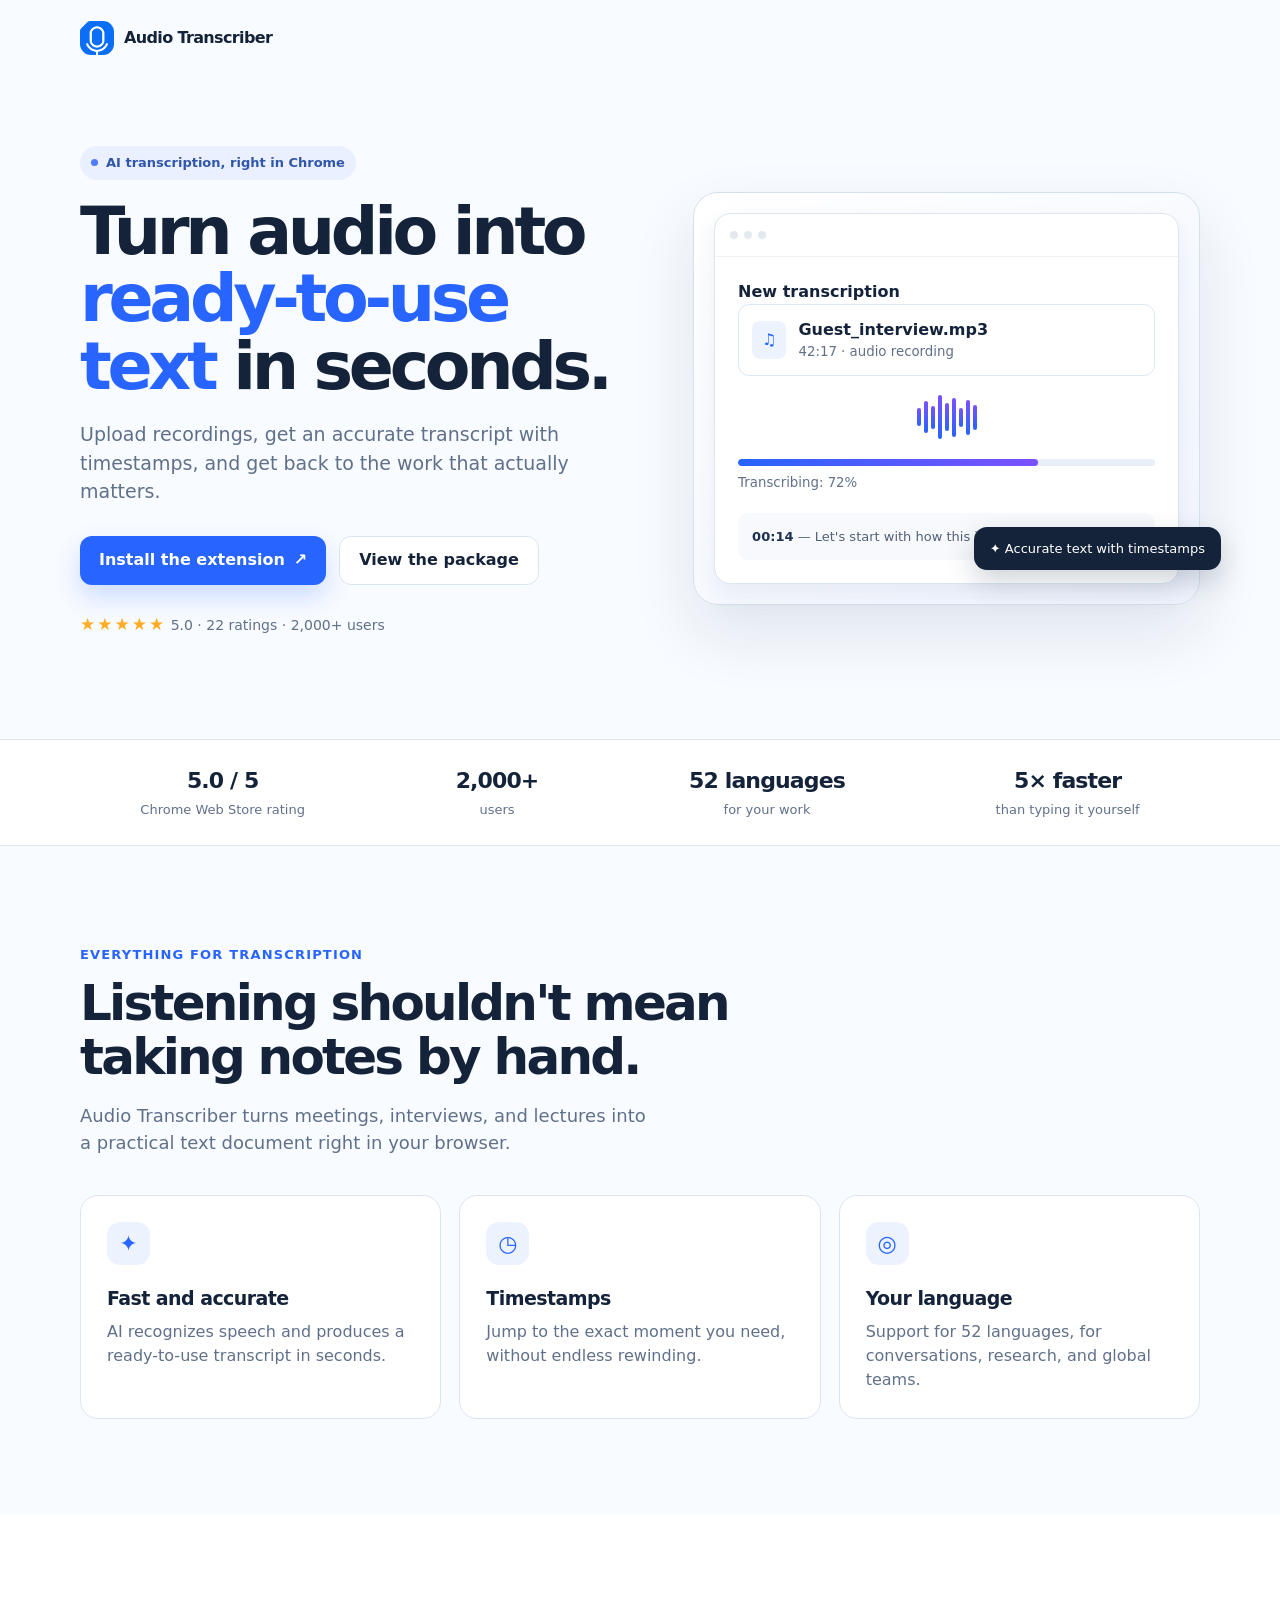
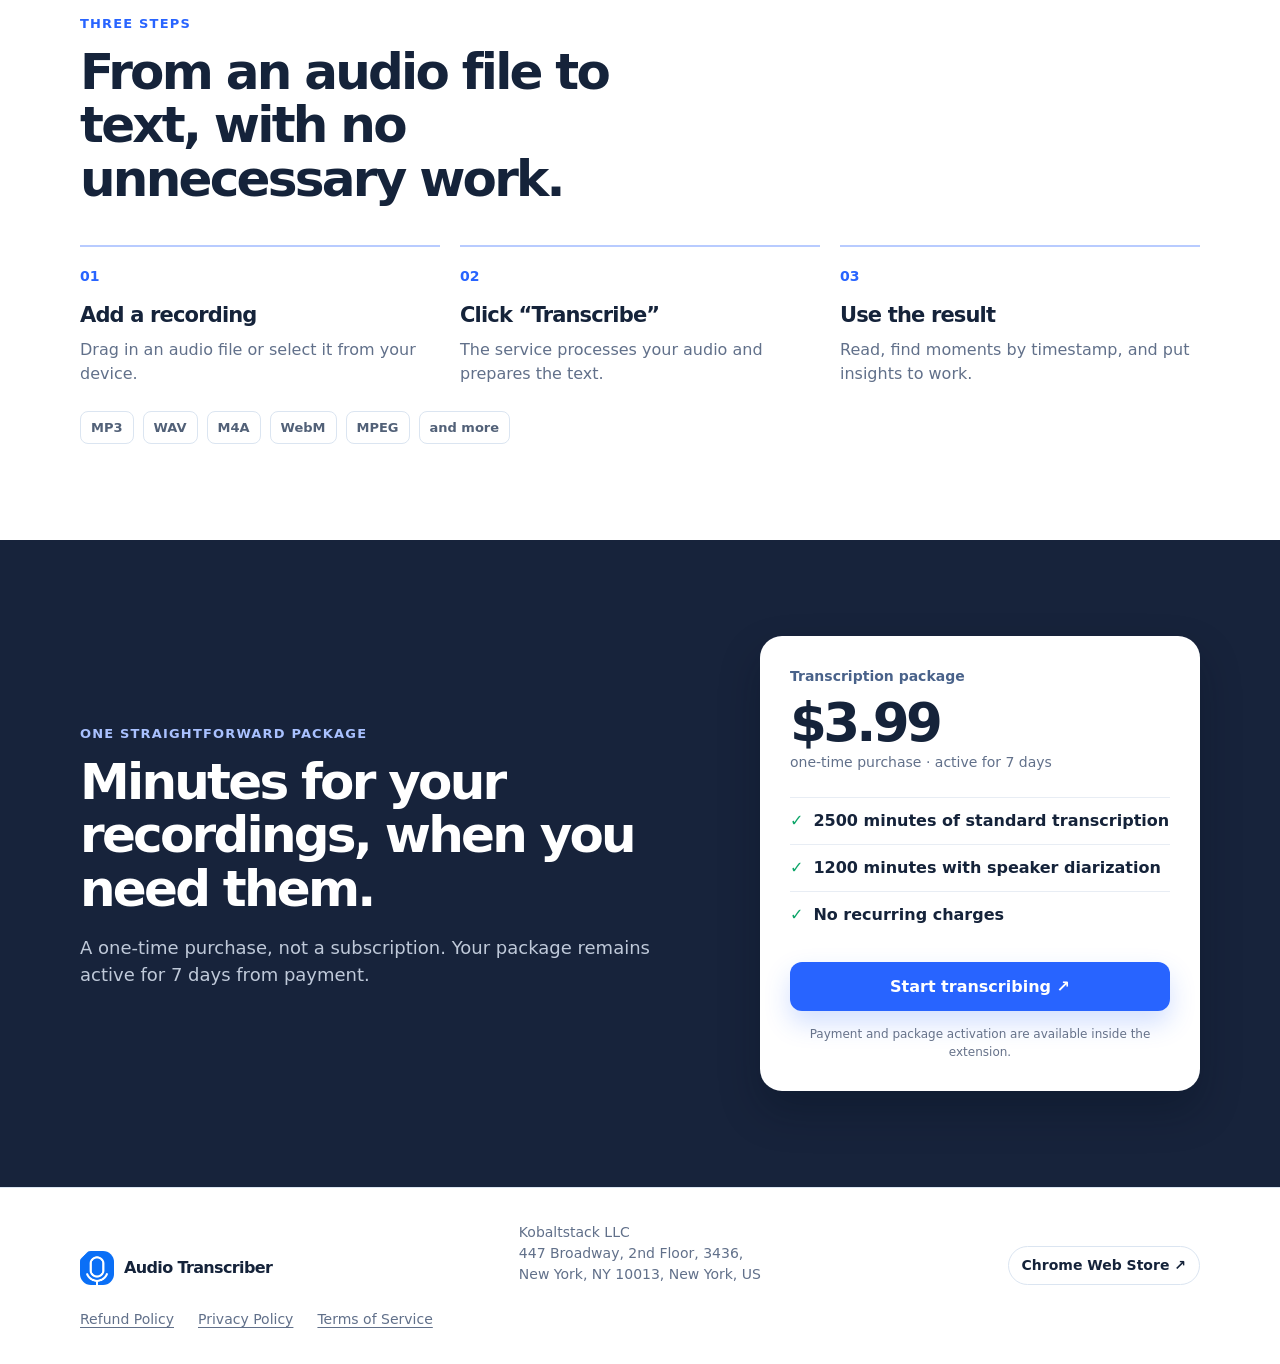
<file: index.html>
<!doctype html>
<html lang="en">
<head>
  <meta charset="utf-8">
  <meta name="viewport" content="width=device-width, initial-scale=1">
  <meta name="description" content="Audio Transcriber — a Chrome extension that turns audio into text with AI.">
  <title>Audio Transcriber — audio to text in seconds</title>
  <style>
:root { --ink:#15233a; --muted:#61708a; --paper:#f8fbff; --line:#dbe5f1; --blue:#2864ff; --violet:#7b51ff; } *{box-sizing:border-box}html{scroll-behavior:smooth}body{margin:0;color:var(--ink);background:var(--paper);font:16px/1.5 Inter,ui-sans-serif,system-ui,-apple-system,BlinkMacSystemFont,"Segoe UI",sans-serif}a{color:inherit;text-decoration:none}.wrap{width:min(1120px,calc(100% - 40px));margin:auto}.nav{height:76px;display:flex;align-items:center;justify-content:space-between}.brand{display:flex;align-items:center;gap:10px;font-weight:800;letter-spacing:-.04em}.mark{width:34px;height:34px;display:block;overflow:hidden;border-radius:11px}.mark img{display:block;width:100%;height:100%}.lang{border:1px solid var(--line);border-radius:999px;padding:8px 13px;font-size:14px;font-weight:700;background:#fff}.hero{padding:70px 0 88px;overflow:hidden}.hero-grid{display:grid;grid-template-columns:1.04fr .96fr;align-items:center;gap:64px}.eyebrow{display:inline-flex;gap:8px;align-items:center;padding:7px 11px;border-radius:999px;color:#3157aa;background:#eaf0ff;font-size:13px;font-weight:750}.dot{width:7px;height:7px;border-radius:50%;background:#4e7cff}.hero h1{margin:18px 0;max-width:650px;font-size:clamp(43px,5.2vw,72px);line-height:1.02;letter-spacing:-.065em}.hero h1 em{color:var(--blue);font-style:normal}.lead{max-width:560px;font-size:19px;color:var(--muted)}.actions{display:flex;gap:13px;flex-wrap:wrap;margin-top:30px}.button{display:inline-flex;align-items:center;justify-content:center;gap:9px;min-height:49px;padding:0 19px;border-radius:12px;font-weight:750;transition:.2s}.button.primary{color:#fff;background:var(--blue);box-shadow:0 12px 26px #2864ff35}.button.secondary{background:#fff;border:1px solid var(--line)}.button:hover{transform:translateY(-2px)}.rating{margin-top:27px;color:var(--muted);font-size:14px}.stars{color:#ffac24;letter-spacing:2px;font-size:17px}.app{position:relative;padding:20px;border:1px solid #d5e0ee;border-radius:25px;background:linear-gradient(145deg,#fff,#f1f5ff);box-shadow:0 28px 65px #1d34611c}.window{overflow:hidden;border:1px solid #dce5f0;border-radius:16px;background:#fff;box-shadow:0 12px 25px #213b6912}.top{height:43px;display:flex;align-items:center;gap:6px;padding:0 15px;border-bottom:1px solid #eef2f6}.top i{width:8px;height:8px;border-radius:50%;background:#e4e9ef}.app-content{padding:23px}.file{display:flex;align-items:center;gap:12px;padding:13px;border:1px solid #dce7f4;border-radius:11px}.file-icon{padding:7px 10px;border-radius:8px;background:#edf2ff;color:var(--blue);font-weight:800}.file small,.app-content small{display:block;color:var(--muted)}.waves{height:47px;display:flex;align-items:center;justify-content:center;gap:3px;margin:18px 0}.waves b{width:4px;border-radius:4px;background:linear-gradient(var(--violet),var(--blue));height:var(--h)}.progress{height:7px;border-radius:99px;background:#e9eef6;overflow:hidden}.progress:before{content:"";display:block;width:72%;height:100%;border-radius:inherit;background:linear-gradient(90deg,var(--blue),var(--violet))}.transcript{margin-top:20px;padding:14px;border-radius:10px;background:#f7f9fc;color:#526178;font-size:13px}.transcript strong{color:#1f3150}.bubble{position:absolute;right:-22px;bottom:34px;padding:12px 16px;border-radius:13px;background:var(--ink);color:#fff;box-shadow:0 11px 28px #19294435;font-size:13px}.proof{border-top:1px solid var(--line);border-bottom:1px solid var(--line);background:#fff}.proof .wrap{display:flex;justify-content:space-around;gap:30px;padding:24px 0;text-align:center}.proof b{display:block;font-size:22px;letter-spacing:-.04em}.proof span{color:var(--muted);font-size:13px}section{padding:96px 0}.kicker{color:var(--blue);font-size:13px;font-weight:800;text-transform:uppercase;letter-spacing:.09em}.section-title{max-width:660px;margin:11px 0 0;font-size:clamp(33px,4vw,50px);line-height:1.07;letter-spacing:-.055em}.section-lead{max-width:570px;color:var(--muted);font-size:18px}.cards{display:grid;grid-template-columns:repeat(3,1fr);gap:18px;margin-top:39px}.card{padding:26px;border:1px solid var(--line);border-radius:18px;background:#fff}.icon{width:43px;height:43px;display:grid;place-items:center;border-radius:13px;background:#edf2ff;color:var(--blue);font-size:22px}.card h3{margin:19px 0 7px;font-size:19px;letter-spacing:-.03em}.card p{margin:0;color:var(--muted)}.steps{display:grid;grid-template-columns:repeat(3,1fr);gap:20px;margin-top:39px}.step{padding-top:17px;border-top:2px solid #b8cbff}.step b{color:var(--blue);font-size:14px}.step h3{margin:12px 0 6px;font-size:21px;letter-spacing:-.04em}.step p{color:var(--muted);margin:0}.pricing{background:#17233b;color:#fff}.pricing .kicker{color:#a9c1ff}.pricing-grid{display:grid;grid-template-columns:1fr 440px;align-items:center;gap:70px}.pricing .section-title{color:#fff}.pricing .section-lead{color:#bfc9d9}.price-card{padding:30px;border-radius:22px;background:#fff;color:var(--ink);box-shadow:0 20px 40px #050d1b4a}.label{color:#49628a;font-weight:800;font-size:14px}.price{margin:9px 0 3px;font-size:53px;line-height:1;letter-spacing:-.07em;font-weight:850}.period{color:var(--muted);font-size:14px}.includes{padding:0;margin:24px 0;list-style:none}.includes li{padding:11px 0;border-top:1px solid #e8edf4;font-weight:650}.includes li:before{content:"✓";color:#0ca568;margin-right:10px;font-weight:900}.note{margin:14px 0 0;color:#66728a;text-align:center;font-size:12px}.formats{display:flex;flex-wrap:wrap;gap:9px;margin-top:25px}.formats span{padding:6px 10px;border:1px solid var(--line);border-radius:8px;background:#fff;color:#526178;font-size:13px;font-weight:750}footer{padding:34px 0;background:#fff;border-top:1px solid var(--line)}.footer{display:flex;justify-content:space-between;gap:25px;align-items:flex-end}.footer p{margin:0;color:var(--muted);font-size:14px}@media(max-width:760px){.wrap{width:min(100% - 32px,1120px)}.hero{padding:42px 0 64px}.hero-grid,.pricing-grid{grid-template-columns:1fr;gap:38px}.hero h1{font-size:48px}.cards,.steps{grid-template-columns:1fr}.proof .wrap{display:grid;grid-template-columns:1fr 1fr;gap:17px}.bubble{right:-8px}.footer{align-items:flex-start;flex-direction:column}section{padding:66px 0}.pricing{padding:0}}
      .footer-links { display:flex;flex-wrap:wrap;gap:12px 24px;margin-top:24px;color:var(--muted);font-size:14px }.footer-links a { text-decoration:underline;text-underline-offset:3px }
  </style>
</head>
<body>
  <header class="wrap nav"><a class="brand" href="#top"><span class="mark"><img src="minimal_128.png" alt=""></span>Audio Transcriber</a></header>
  <main id="top"><section class="hero"><div class="wrap hero-grid"><div><span class="eyebrow"><span class="dot"></span>AI transcription, right in Chrome</span><h1>Turn audio into <em>ready-to-use text</em> in seconds.</h1><p class="lead">Upload recordings, get an accurate transcript with timestamps, and get back to the work that actually matters.</p><div class="actions"><a class="button primary" href="https://chromewebstore.google.com/detail/audio-transcriber/ahhnadhojiabmnlnhmpngbidmbmmdaph" target="_blank" rel="noreferrer">Install the extension <span>↗</span></a><a class="button secondary" href="#tariff">View the package</a></div><p class="rating"><span class="stars">★★★★★</span> 5.0 · 22 ratings · 2,000+ users</p></div><div class="app" aria-label="Extension interface preview"><div class="window"><div class="top"><i></i><i></i><i></i></div><div class="app-content"><strong>New transcription</strong><div class="file"><span class="file-icon">♫</span><div><b>Guest_interview.mp3</b><small>42:17 · audio recording</small></div></div><div class="waves"><b style="--h:18px"></b><b style="--h:32px"></b><b style="--h:23px"></b><b style="--h:44px"></b><b style="--h:28px"></b><b style="--h:39px"></b><b style="--h:19px"></b><b style="--h:35px"></b><b style="--h:25px"></b></div><div class="progress"></div><small style="margin-top:7px">Transcribing: 72%</small><div class="transcript"><strong>00:14</strong> — Let's start with how this idea first came about…</div></div></div><div class="bubble">✦ Accurate text with timestamps</div></div></div></section><div class="proof"><div class="wrap"><div><b>5.0 / 5</b><span>Chrome Web Store rating</span></div><div><b>2,000+</b><span>users</span></div><div><b>52 languages</b><span>for your work</span></div><div><b>5× faster</b><span>than typing it yourself</span></div></div></div><section><div class="wrap"><span class="kicker">Everything for transcription</span><h2 class="section-title">Listening shouldn't mean taking notes by hand.</h2><p class="section-lead">Audio Transcriber turns meetings, interviews, and lectures into a practical text document right in your browser.</p><div class="cards"><article class="card"><div class="icon">✦</div><h3>Fast and accurate</h3><p>AI recognizes speech and produces a ready-to-use transcript in seconds.</p></article><article class="card"><div class="icon">◷</div><h3>Timestamps</h3><p>Jump to the exact moment you need, without endless rewinding.</p></article><article class="card"><div class="icon">◎</div><h3>Your language</h3><p>Support for 52 languages, for conversations, research, and global teams.</p></article></div></div></section><section style="background:#fff"><div class="wrap"><span class="kicker">Three steps</span><h2 class="section-title">From an audio file to text, with no unnecessary work.</h2><div class="steps"><article class="step"><b>01</b><h3>Add a recording</h3><p>Drag in an audio file or select it from your device.</p></article><article class="step"><b>02</b><h3>Click “Transcribe”</h3><p>The service processes your audio and prepares the text.</p></article><article class="step"><b>03</b><h3>Use the result</h3><p>Read, find moments by timestamp, and put insights to work.</p></article></div><div class="formats"><span>MP3</span><span>WAV</span><span>M4A</span><span>WebM</span><span>MPEG</span><span>and more</span></div></div></section><section class="pricing" id="tariff"><div class="wrap pricing-grid"><div><span class="kicker">One straightforward package</span><h2 class="section-title">Minutes for your recordings, when you need them.</h2><p class="section-lead">A one-time purchase, not a subscription. Your package remains active for 7 days from payment.</p></div><article class="price-card"><div class="label">Transcription package</div><div class="price">$3.99</div><div class="period">one-time purchase · active for 7 days</div><ul class="includes"><li><strong>2500 minutes</strong> of standard transcription</li><li><strong>1200 minutes</strong> with speaker diarization</li><li>No recurring charges</li></ul><a class="button primary" style="width:100%" href="https://chromewebstore.google.com/detail/audio-transcriber/ahhnadhojiabmnlnhmpngbidmbmmdaph" target="_blank" rel="noreferrer">Start transcribing ↗</a><p class="note">Payment and package activation are available inside the extension.</p></article></div></section></main>
  <footer><div class="wrap footer"><a class="brand" href="#top"><span class="mark"><img src="minimal_128.png" alt=""></span>Audio Transcriber</a><p>Kobaltstack LLC<br>447 Broadway, 2nd Floor, 3436,<br>New York, NY 10013, New York, US</p><a class="lang" href="https://chromewebstore.google.com/detail/audio-transcriber/ahhnadhojiabmnlnhmpngbidmbmmdaph" target="_blank" rel="noreferrer">Chrome Web Store ↗</a></div><nav class="wrap footer-links" aria-label="Legal documents"><a href="refund-policy.html">Refund Policy</a><a href="privacy-policy.html">Privacy Policy</a><a href="terms-of-service.html">Terms of Service</a></nav></footer>
</body>
</html>
</file>
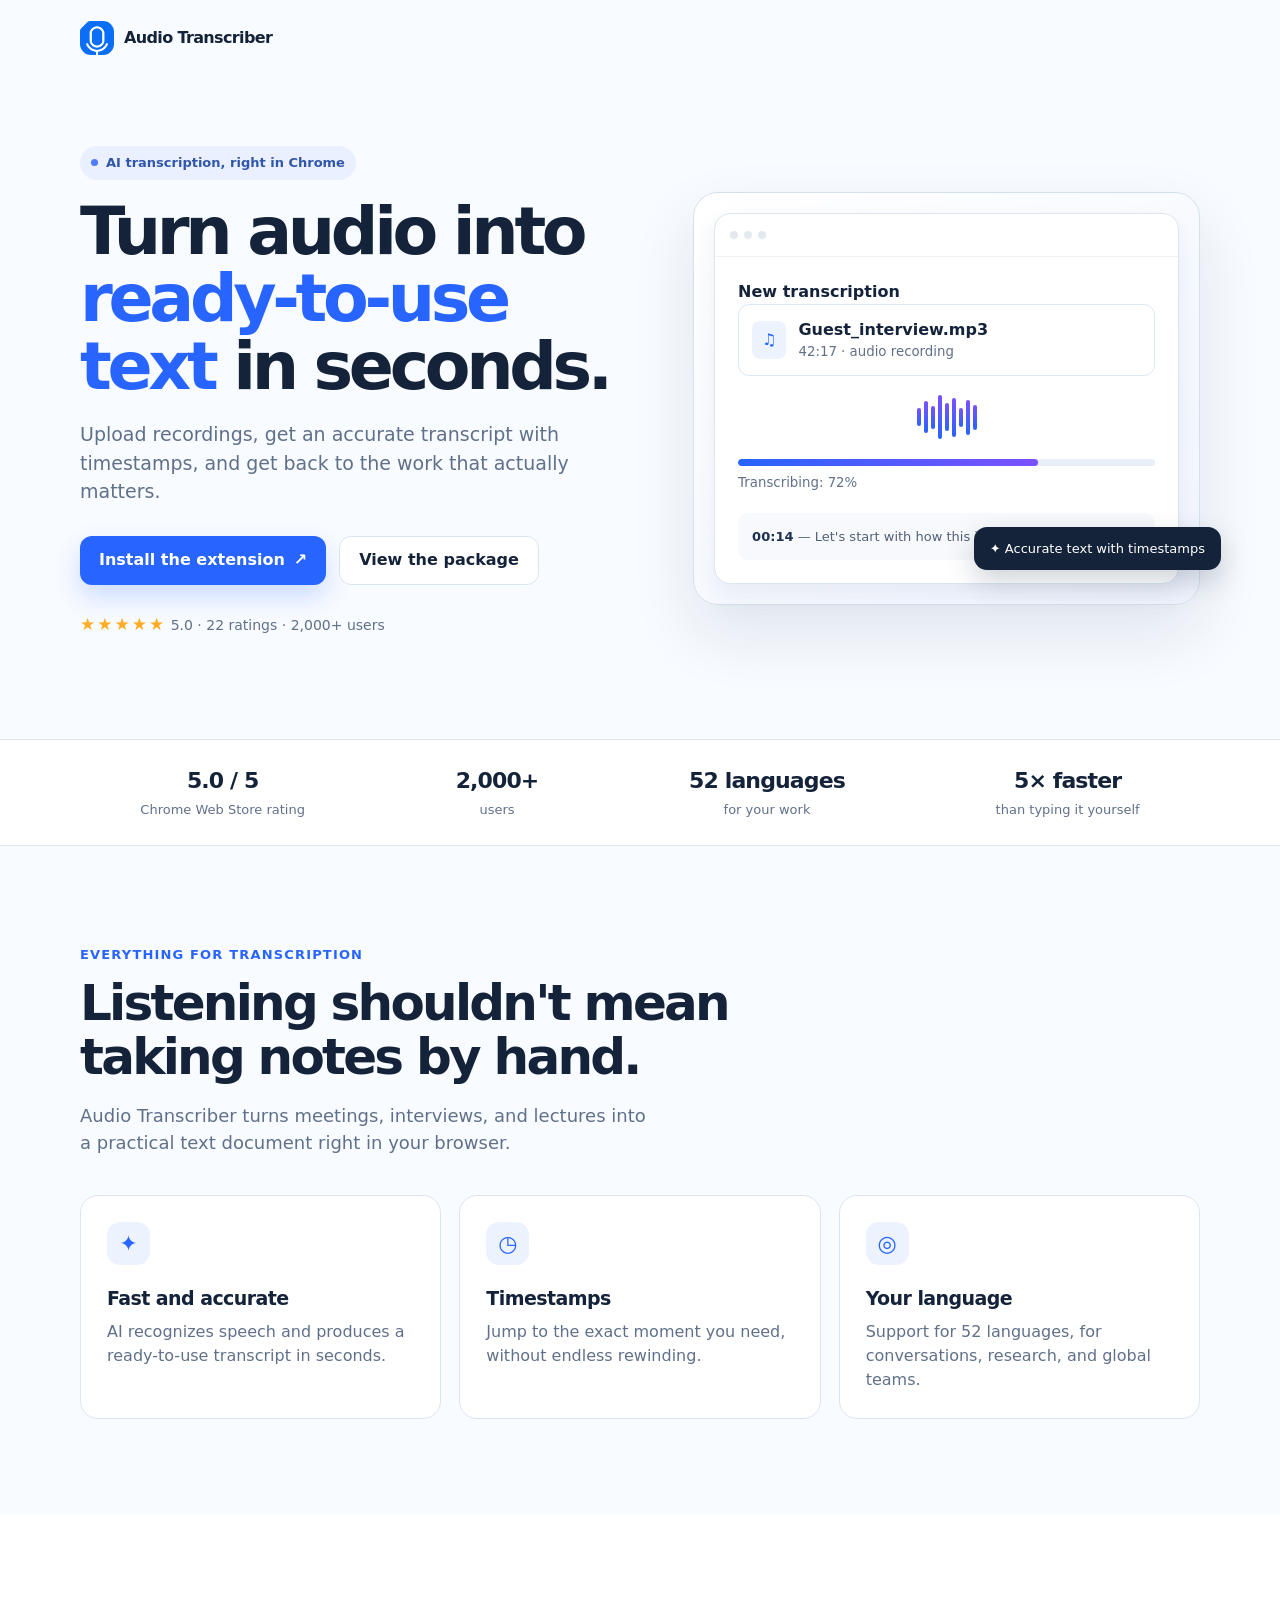
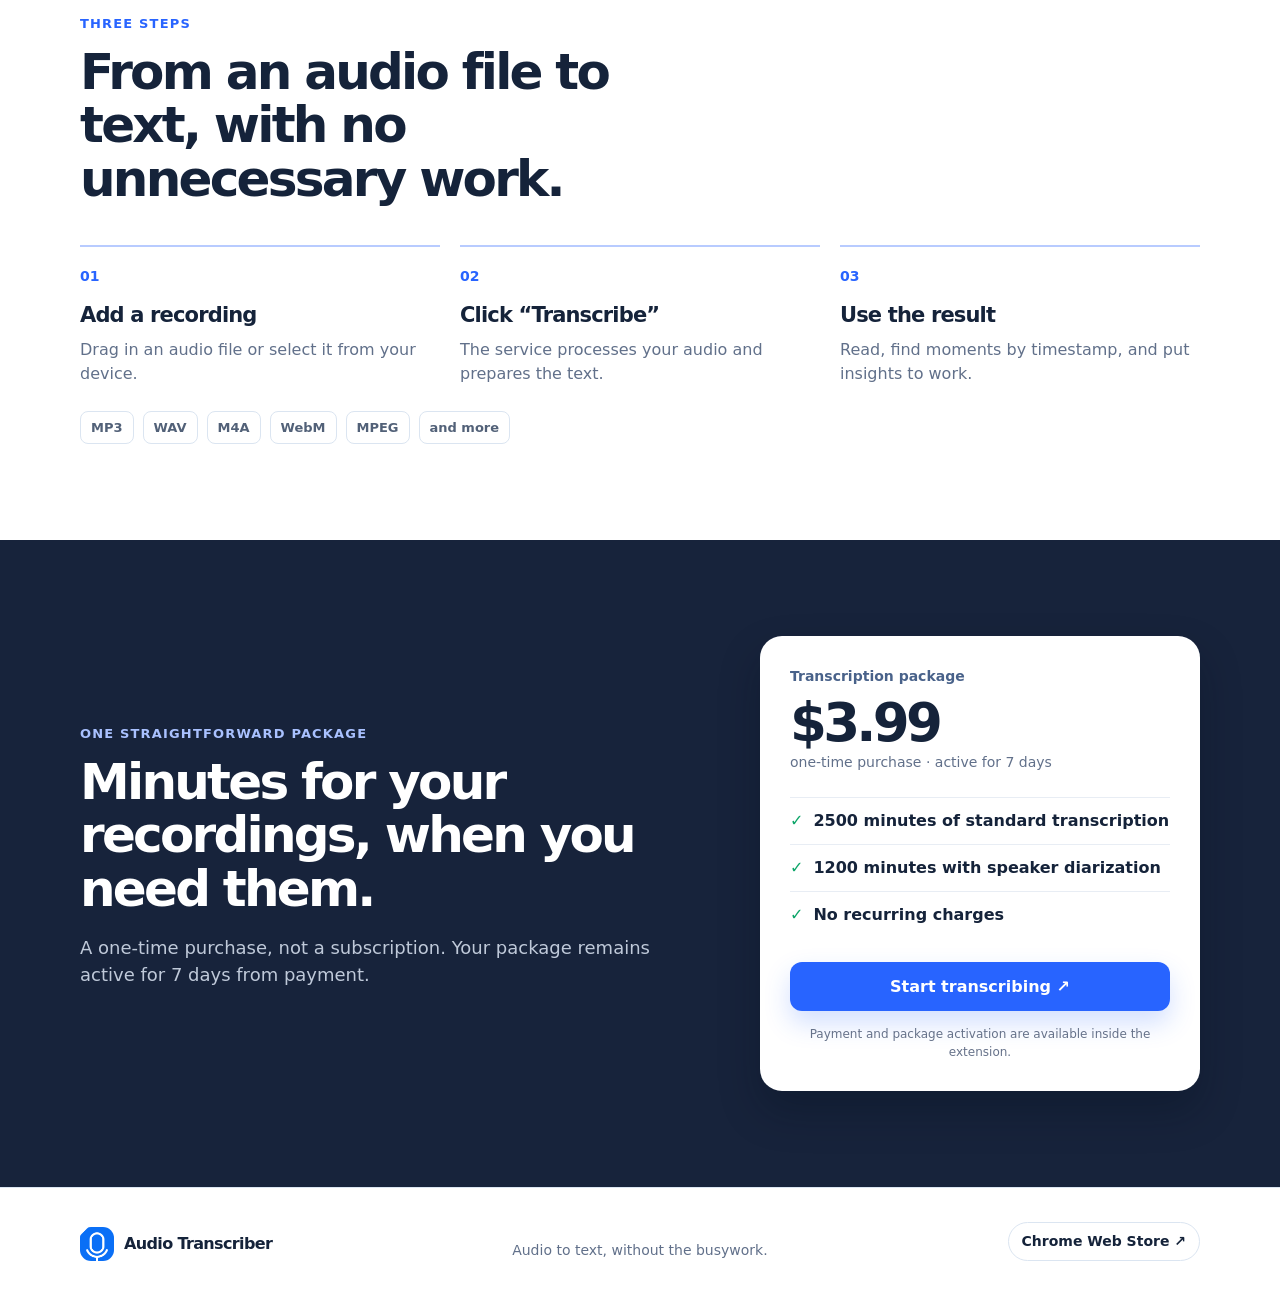
<file: inde.html>
<!doctype html>
<html lang="en">
<head>
  <meta charset="utf-8">
  <meta name="viewport" content="width=device-width, initial-scale=1">
  <meta name="description" content="Audio Transcriber — a Chrome extension that turns audio into text with AI.">
  <title>Audio Transcriber — audio to text in seconds</title>
  <style>
:root { --ink:#15233a; --muted:#61708a; --paper:#f8fbff; --line:#dbe5f1; --blue:#2864ff; --violet:#7b51ff; } *{box-sizing:border-box}html{scroll-behavior:smooth}body{margin:0;color:var(--ink);background:var(--paper);font:16px/1.5 Inter,ui-sans-serif,system-ui,-apple-system,BlinkMacSystemFont,"Segoe UI",sans-serif}a{color:inherit;text-decoration:none}.wrap{width:min(1120px,calc(100% - 40px));margin:auto}.nav{height:76px;display:flex;align-items:center;justify-content:space-between}.brand{display:flex;align-items:center;gap:10px;font-weight:800;letter-spacing:-.04em}.mark{width:34px;height:34px;display:block;overflow:hidden;border-radius:11px}.mark img{display:block;width:100%;height:100%}.lang{border:1px solid var(--line);border-radius:999px;padding:8px 13px;font-size:14px;font-weight:700;background:#fff}.hero{padding:70px 0 88px;overflow:hidden}.hero-grid{display:grid;grid-template-columns:1.04fr .96fr;align-items:center;gap:64px}.eyebrow{display:inline-flex;gap:8px;align-items:center;padding:7px 11px;border-radius:999px;color:#3157aa;background:#eaf0ff;font-size:13px;font-weight:750}.dot{width:7px;height:7px;border-radius:50%;background:#4e7cff}.hero h1{margin:18px 0;max-width:650px;font-size:clamp(43px,5.2vw,72px);line-height:1.02;letter-spacing:-.065em}.hero h1 em{color:var(--blue);font-style:normal}.lead{max-width:560px;font-size:19px;color:var(--muted)}.actions{display:flex;gap:13px;flex-wrap:wrap;margin-top:30px}.button{display:inline-flex;align-items:center;justify-content:center;gap:9px;min-height:49px;padding:0 19px;border-radius:12px;font-weight:750;transition:.2s}.button.primary{color:#fff;background:var(--blue);box-shadow:0 12px 26px #2864ff35}.button.secondary{background:#fff;border:1px solid var(--line)}.button:hover{transform:translateY(-2px)}.rating{margin-top:27px;color:var(--muted);font-size:14px}.stars{color:#ffac24;letter-spacing:2px;font-size:17px}.app{position:relative;padding:20px;border:1px solid #d5e0ee;border-radius:25px;background:linear-gradient(145deg,#fff,#f1f5ff);box-shadow:0 28px 65px #1d34611c}.window{overflow:hidden;border:1px solid #dce5f0;border-radius:16px;background:#fff;box-shadow:0 12px 25px #213b6912}.top{height:43px;display:flex;align-items:center;gap:6px;padding:0 15px;border-bottom:1px solid #eef2f6}.top i{width:8px;height:8px;border-radius:50%;background:#e4e9ef}.app-content{padding:23px}.file{display:flex;align-items:center;gap:12px;padding:13px;border:1px solid #dce7f4;border-radius:11px}.file-icon{padding:7px 10px;border-radius:8px;background:#edf2ff;color:var(--blue);font-weight:800}.file small,.app-content small{display:block;color:var(--muted)}.waves{height:47px;display:flex;align-items:center;justify-content:center;gap:3px;margin:18px 0}.waves b{width:4px;border-radius:4px;background:linear-gradient(var(--violet),var(--blue));height:var(--h)}.progress{height:7px;border-radius:99px;background:#e9eef6;overflow:hidden}.progress:before{content:"";display:block;width:72%;height:100%;border-radius:inherit;background:linear-gradient(90deg,var(--blue),var(--violet))}.transcript{margin-top:20px;padding:14px;border-radius:10px;background:#f7f9fc;color:#526178;font-size:13px}.transcript strong{color:#1f3150}.bubble{position:absolute;right:-22px;bottom:34px;padding:12px 16px;border-radius:13px;background:var(--ink);color:#fff;box-shadow:0 11px 28px #19294435;font-size:13px}.proof{border-top:1px solid var(--line);border-bottom:1px solid var(--line);background:#fff}.proof .wrap{display:flex;justify-content:space-around;gap:30px;padding:24px 0;text-align:center}.proof b{display:block;font-size:22px;letter-spacing:-.04em}.proof span{color:var(--muted);font-size:13px}section{padding:96px 0}.kicker{color:var(--blue);font-size:13px;font-weight:800;text-transform:uppercase;letter-spacing:.09em}.section-title{max-width:660px;margin:11px 0 0;font-size:clamp(33px,4vw,50px);line-height:1.07;letter-spacing:-.055em}.section-lead{max-width:570px;color:var(--muted);font-size:18px}.cards{display:grid;grid-template-columns:repeat(3,1fr);gap:18px;margin-top:39px}.card{padding:26px;border:1px solid var(--line);border-radius:18px;background:#fff}.icon{width:43px;height:43px;display:grid;place-items:center;border-radius:13px;background:#edf2ff;color:var(--blue);font-size:22px}.card h3{margin:19px 0 7px;font-size:19px;letter-spacing:-.03em}.card p{margin:0;color:var(--muted)}.steps{display:grid;grid-template-columns:repeat(3,1fr);gap:20px;margin-top:39px}.step{padding-top:17px;border-top:2px solid #b8cbff}.step b{color:var(--blue);font-size:14px}.step h3{margin:12px 0 6px;font-size:21px;letter-spacing:-.04em}.step p{color:var(--muted);margin:0}.pricing{background:#17233b;color:#fff}.pricing .kicker{color:#a9c1ff}.pricing-grid{display:grid;grid-template-columns:1fr 440px;align-items:center;gap:70px}.pricing .section-title{color:#fff}.pricing .section-lead{color:#bfc9d9}.price-card{padding:30px;border-radius:22px;background:#fff;color:var(--ink);box-shadow:0 20px 40px #050d1b4a}.label{color:#49628a;font-weight:800;font-size:14px}.price{margin:9px 0 3px;font-size:53px;line-height:1;letter-spacing:-.07em;font-weight:850}.period{color:var(--muted);font-size:14px}.includes{padding:0;margin:24px 0;list-style:none}.includes li{padding:11px 0;border-top:1px solid #e8edf4;font-weight:650}.includes li:before{content:"✓";color:#0ca568;margin-right:10px;font-weight:900}.note{margin:14px 0 0;color:#66728a;text-align:center;font-size:12px}.formats{display:flex;flex-wrap:wrap;gap:9px;margin-top:25px}.formats span{padding:6px 10px;border:1px solid var(--line);border-radius:8px;background:#fff;color:#526178;font-size:13px;font-weight:750}footer{padding:34px 0;background:#fff;border-top:1px solid var(--line)}.footer{display:flex;justify-content:space-between;gap:25px;align-items:flex-end}.footer p{margin:0;color:var(--muted);font-size:14px}@media(max-width:760px){.wrap{width:min(100% - 32px,1120px)}.hero{padding:42px 0 64px}.hero-grid,.pricing-grid{grid-template-columns:1fr;gap:38px}.hero h1{font-size:48px}.cards,.steps{grid-template-columns:1fr}.proof .wrap{display:grid;grid-template-columns:1fr 1fr;gap:17px}.bubble{right:-8px}.footer{align-items:flex-start;flex-direction:column}section{padding:66px 0}.pricing{padding:0}}
  </style>
</head>
<body>
  <header class="wrap nav"><a class="brand" href="#top"><span class="mark"><img src="minimal_128.png" alt=""></span>Audio Transcriber</a></header>
  <main id="top"><section class="hero"><div class="wrap hero-grid"><div><span class="eyebrow"><span class="dot"></span>AI transcription, right in Chrome</span><h1>Turn audio into <em>ready-to-use text</em> in seconds.</h1><p class="lead">Upload recordings, get an accurate transcript with timestamps, and get back to the work that actually matters.</p><div class="actions"><a class="button primary" href="https://chromewebstore.google.com/detail/audio-transcriber/ahhnadhojiabmnlnhmpngbidmbmmdaph" target="_blank" rel="noreferrer">Install the extension <span>↗</span></a><a class="button secondary" href="#tariff">View the package</a></div><p class="rating"><span class="stars">★★★★★</span> 5.0 · 22 ratings · 2,000+ users</p></div><div class="app" aria-label="Extension interface preview"><div class="window"><div class="top"><i></i><i></i><i></i></div><div class="app-content"><strong>New transcription</strong><div class="file"><span class="file-icon">♫</span><div><b>Guest_interview.mp3</b><small>42:17 · audio recording</small></div></div><div class="waves"><b style="--h:18px"></b><b style="--h:32px"></b><b style="--h:23px"></b><b style="--h:44px"></b><b style="--h:28px"></b><b style="--h:39px"></b><b style="--h:19px"></b><b style="--h:35px"></b><b style="--h:25px"></b></div><div class="progress"></div><small style="margin-top:7px">Transcribing: 72%</small><div class="transcript"><strong>00:14</strong> — Let's start with how this idea first came about…</div></div></div><div class="bubble">✦ Accurate text with timestamps</div></div></div></section><div class="proof"><div class="wrap"><div><b>5.0 / 5</b><span>Chrome Web Store rating</span></div><div><b>2,000+</b><span>users</span></div><div><b>52 languages</b><span>for your work</span></div><div><b>5× faster</b><span>than typing it yourself</span></div></div></div><section><div class="wrap"><span class="kicker">Everything for transcription</span><h2 class="section-title">Listening shouldn't mean taking notes by hand.</h2><p class="section-lead">Audio Transcriber turns meetings, interviews, and lectures into a practical text document right in your browser.</p><div class="cards"><article class="card"><div class="icon">✦</div><h3>Fast and accurate</h3><p>AI recognizes speech and produces a ready-to-use transcript in seconds.</p></article><article class="card"><div class="icon">◷</div><h3>Timestamps</h3><p>Jump to the exact moment you need, without endless rewinding.</p></article><article class="card"><div class="icon">◎</div><h3>Your language</h3><p>Support for 52 languages, for conversations, research, and global teams.</p></article></div></div></section><section style="background:#fff"><div class="wrap"><span class="kicker">Three steps</span><h2 class="section-title">From an audio file to text, with no unnecessary work.</h2><div class="steps"><article class="step"><b>01</b><h3>Add a recording</h3><p>Drag in an audio file or select it from your device.</p></article><article class="step"><b>02</b><h3>Click “Transcribe”</h3><p>The service processes your audio and prepares the text.</p></article><article class="step"><b>03</b><h3>Use the result</h3><p>Read, find moments by timestamp, and put insights to work.</p></article></div><div class="formats"><span>MP3</span><span>WAV</span><span>M4A</span><span>WebM</span><span>MPEG</span><span>and more</span></div></div></section><section class="pricing" id="tariff"><div class="wrap pricing-grid"><div><span class="kicker">One straightforward package</span><h2 class="section-title">Minutes for your recordings, when you need them.</h2><p class="section-lead">A one-time purchase, not a subscription. Your package remains active for 7 days from payment.</p></div><article class="price-card"><div class="label">Transcription package</div><div class="price">$3.99</div><div class="period">one-time purchase · active for 7 days</div><ul class="includes"><li><strong>2500 minutes</strong> of standard transcription</li><li><strong>1200 minutes</strong> with speaker diarization</li><li>No recurring charges</li></ul><a class="button primary" style="width:100%" href="https://chromewebstore.google.com/detail/audio-transcriber/ahhnadhojiabmnlnhmpngbidmbmmdaph" target="_blank" rel="noreferrer">Start transcribing ↗</a><p class="note">Payment and package activation are available inside the extension.</p></article></div></section></main>
  <footer><div class="wrap footer"><a class="brand" href="#top"><span class="mark"><img src="minimal_128.png" alt=""></span>Audio Transcriber</a><p>Audio to text, without the busywork.</p><a class="lang" href="https://chromewebstore.google.com/detail/audio-transcriber/ahhnadhojiabmnlnhmpngbidmbmmdaph" target="_blank" rel="noreferrer">Chrome Web Store ↗</a></div></footer>
</body>
</html>
</file>
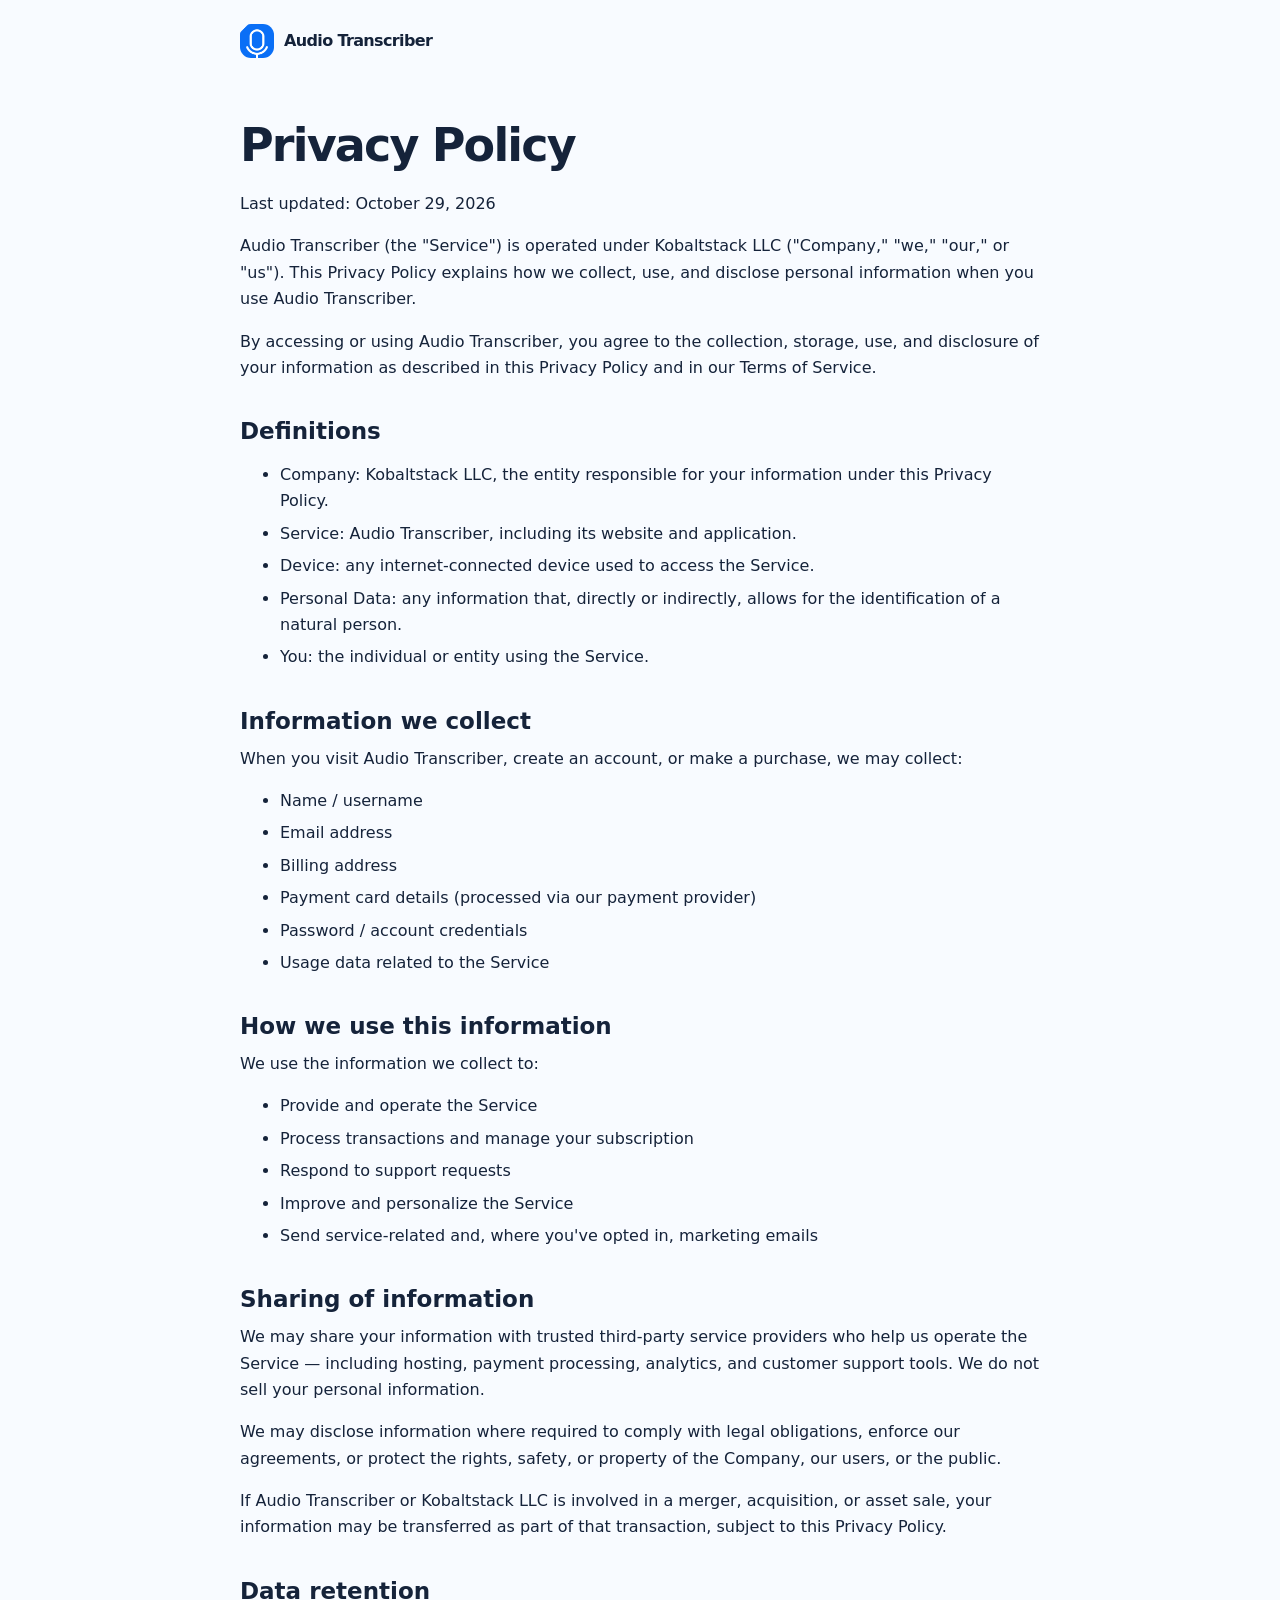
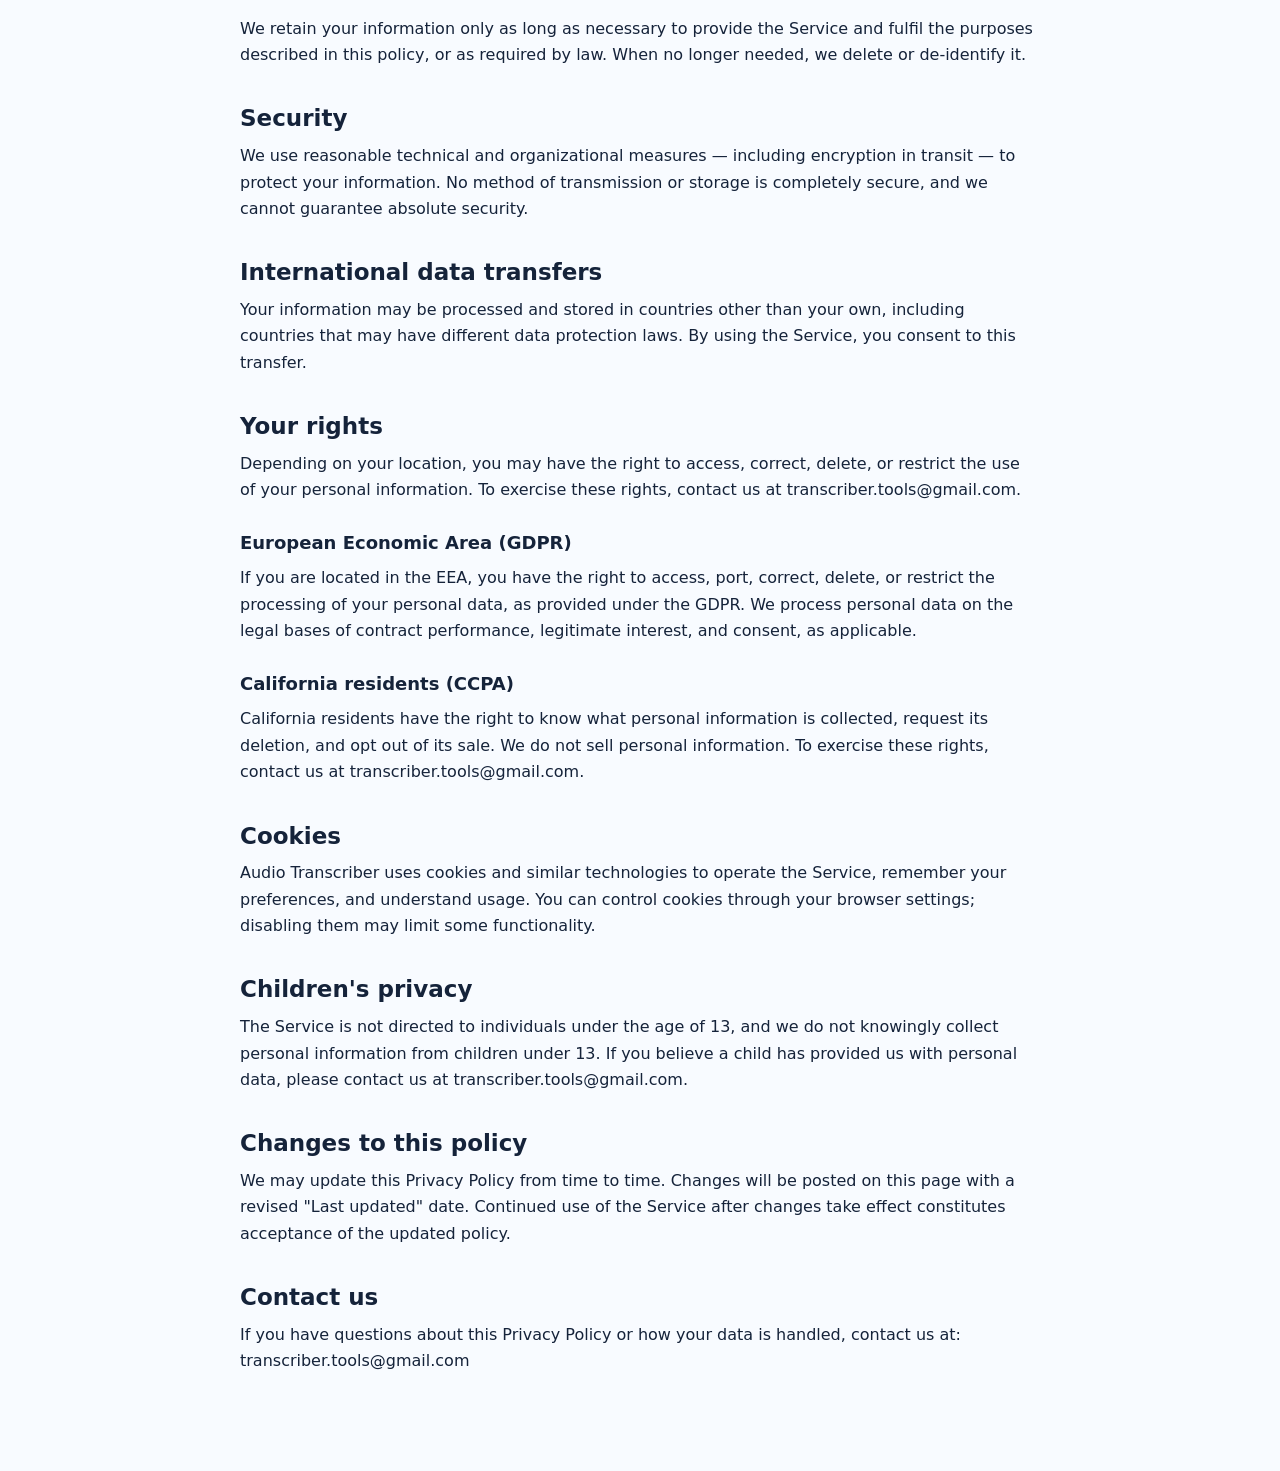
<file: privacy-policy.html>
<!doctype html>
<html lang="en">
<head>
  <meta charset="utf-8">
  <meta name="viewport" content="width=device-width, initial-scale=1">
  <title>Privacy Policy — Audio Transcriber</title>
  <link rel="stylesheet" href="legal.css">
</head>
<body>
  <header><a class="brand" href="index-en.html"><img src="minimal_128.png" alt="">Audio Transcriber</a></header>
  <main>
<h1>Privacy Policy</h1>
<p>Last updated: October 29, 2026</p>
<p>Audio Transcriber (the &quot;Service&quot;) is operated under Kobaltstack LLC (&quot;Company,&quot; &quot;we,&quot; &quot;our,&quot; or &quot;us&quot;). This Privacy Policy explains how we collect, use, and disclose personal information when you use Audio Transcriber.</p>
<p>By accessing or using Audio Transcriber, you agree to the collection, storage, use, and disclosure of your information as described in this Privacy Policy and in our Terms of Service.</p>
<h2>Definitions</h2>
<ul><li>Company: Kobaltstack LLC, the entity responsible for your information under this Privacy Policy.</li>
<li>Service: Audio Transcriber, including its website and application.</li>
<li>Device: any internet-connected device used to access the Service.</li>
<li>Personal Data: any information that, directly or indirectly, allows for the identification of a natural person.</li>
<li>You: the individual or entity using the Service.</li>
</ul>
<h2>Information we collect</h2>
<p>When you visit Audio Transcriber, create an account, or make a purchase, we may collect:</p>
<ul><li>Name / username</li>
<li>Email address</li>
<li>Billing address</li>
<li>Payment card details (processed via our payment provider)</li>
<li>Password / account credentials</li>
<li>Usage data related to the Service</li>
</ul>
<h2>How we use this information</h2>
<p>We use the information we collect to:</p>
<ul><li>Provide and operate the Service</li>
<li>Process transactions and manage your subscription</li>
<li>Respond to support requests</li>
<li>Improve and personalize the Service</li>
<li>Send service-related and, where you&#x27;ve opted in, marketing emails</li>
</ul>
<h2>Sharing of information</h2>
<p>We may share your information with trusted third-party service providers who help us operate the Service — including hosting, payment processing, analytics, and customer support tools. We do not sell your personal information.</p>
<p>We may disclose information where required to comply with legal obligations, enforce our agreements, or protect the rights, safety, or property of the Company, our users, or the public.</p>
<p>If Audio Transcriber or Kobaltstack LLC is involved in a merger, acquisition, or asset sale, your information may be transferred as part of that transaction, subject to this Privacy Policy.</p>
<h2>Data retention</h2>
<p>We retain your information only as long as necessary to provide the Service and fulfil the purposes described in this policy, or as required by law. When no longer needed, we delete or de-identify it.</p>
<h2>Security</h2>
<p>We use reasonable technical and organizational measures — including encryption in transit — to protect your information. No method of transmission or storage is completely secure, and we cannot guarantee absolute security.</p>
<h2>International data transfers</h2>
<p>Your information may be processed and stored in countries other than your own, including countries that may have different data protection laws. By using the Service, you consent to this transfer.</p>
<h2>Your rights</h2>
<p>Depending on your location, you may have the right to access, correct, delete, or restrict the use of your personal information. To exercise these rights, contact us at transcriber.tools@gmail.com.</p>
<h3>European Economic Area (GDPR)</h3>
<p>If you are located in the EEA, you have the right to access, port, correct, delete, or restrict the processing of your personal data, as provided under the GDPR. We process personal data on the legal bases of contract performance, legitimate interest, and consent, as applicable.</p>
<h3>California residents (CCPA)</h3>
<p>California residents have the right to know what personal information is collected, request its deletion, and opt out of its sale. We do not sell personal information. To exercise these rights, contact us at transcriber.tools@gmail.com.</p>
<h2>Cookies</h2>
<p>Audio Transcriber uses cookies and similar technologies to operate the Service, remember your preferences, and understand usage. You can control cookies through your browser settings; disabling them may limit some functionality.</p>
<h2>Children&#x27;s privacy</h2>
<p>The Service is not directed to individuals under the age of 13, and we do not knowingly collect personal information from children under 13. If you believe a child has provided us with personal data, please contact us at transcriber.tools@gmail.com.</p>
<h2>Changes to this policy</h2>
<p>We may update this Privacy Policy from time to time. Changes will be posted on this page with a revised &quot;Last updated&quot; date. Continued use of the Service after changes take effect constitutes acceptance of the updated policy.</p>
<h2>Contact us</h2>
<p>If you have questions about this Privacy Policy or how your data is handled, contact us at: transcriber.tools@gmail.com</p>
  </main>
</body>
</html>
</file>
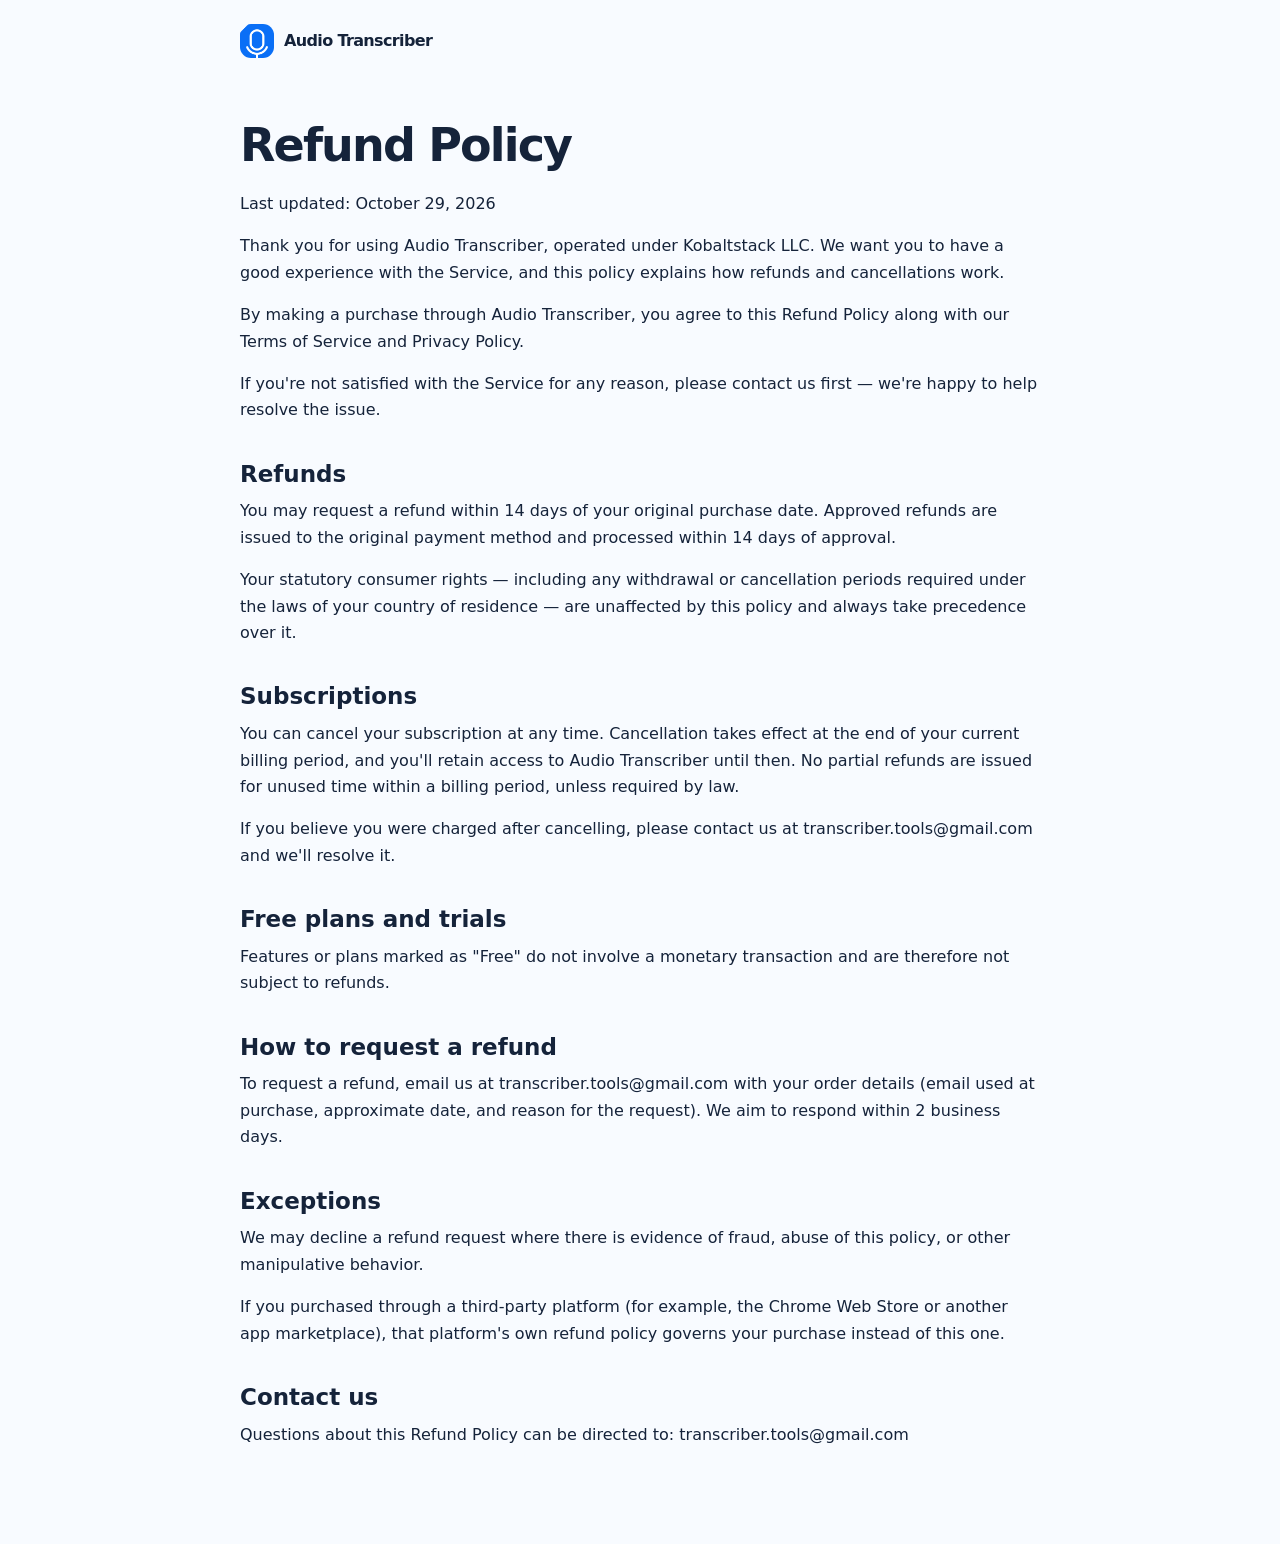
<file: refund-policy.html>
<!doctype html>
<html lang="en">
<head>
  <meta charset="utf-8">
  <meta name="viewport" content="width=device-width, initial-scale=1">
  <title>Refund Policy — Audio Transcriber</title>
  <link rel="stylesheet" href="legal.css">
</head>
<body>
  <header><a class="brand" href="index-en.html"><img src="minimal_128.png" alt="">Audio Transcriber</a></header>
  <main>
<h1>Refund Policy</h1>
<p>Last updated: October 29, 2026</p>
<p>Thank you for using Audio Transcriber, operated under Kobaltstack LLC. We want you to have a good experience with the Service, and this policy explains how refunds and cancellations work.</p>
<p>By making a purchase through Audio Transcriber, you agree to this Refund Policy along with our Terms of Service and Privacy Policy.</p>
<p>If you&#x27;re not satisfied with the Service for any reason, please contact us first — we&#x27;re happy to help resolve the issue.</p>
<h2>Refunds</h2>
<p>You may request a refund within 14 days of your original purchase date. Approved refunds are issued to the original payment method and processed within 14 days of approval.</p>
<p>Your statutory consumer rights — including any withdrawal or cancellation periods required under the laws of your country of residence — are unaffected by this policy and always take precedence over it.</p>
<h2>Subscriptions</h2>
<p>You can cancel your subscription at any time. Cancellation takes effect at the end of your current billing period, and you&#x27;ll retain access to Audio Transcriber until then. No partial refunds are issued for unused time within a billing period, unless required by law.</p>
<p>If you believe you were charged after cancelling, please contact us at transcriber.tools@gmail.com and we&#x27;ll resolve it.</p>
<h2>Free plans and trials</h2>
<p>Features or plans marked as &quot;Free&quot; do not involve a monetary transaction and are therefore not subject to refunds.</p>
<h2>How to request a refund</h2>
<p>To request a refund, email us at transcriber.tools@gmail.com with your order details (email used at purchase, approximate date, and reason for the request). We aim to respond within 2 business days.</p>
<h2>Exceptions</h2>
<p>We may decline a refund request where there is evidence of fraud, abuse of this policy, or other manipulative behavior.</p>
<p>If you purchased through a third-party platform (for example, the Chrome Web Store or another app marketplace), that platform&#x27;s own refund policy governs your purchase instead of this one.</p>
<h2>Contact us</h2>
<p>Questions about this Refund Policy can be directed to: transcriber.tools@gmail.com</p>
  </main>
</body>
</html>
</file>
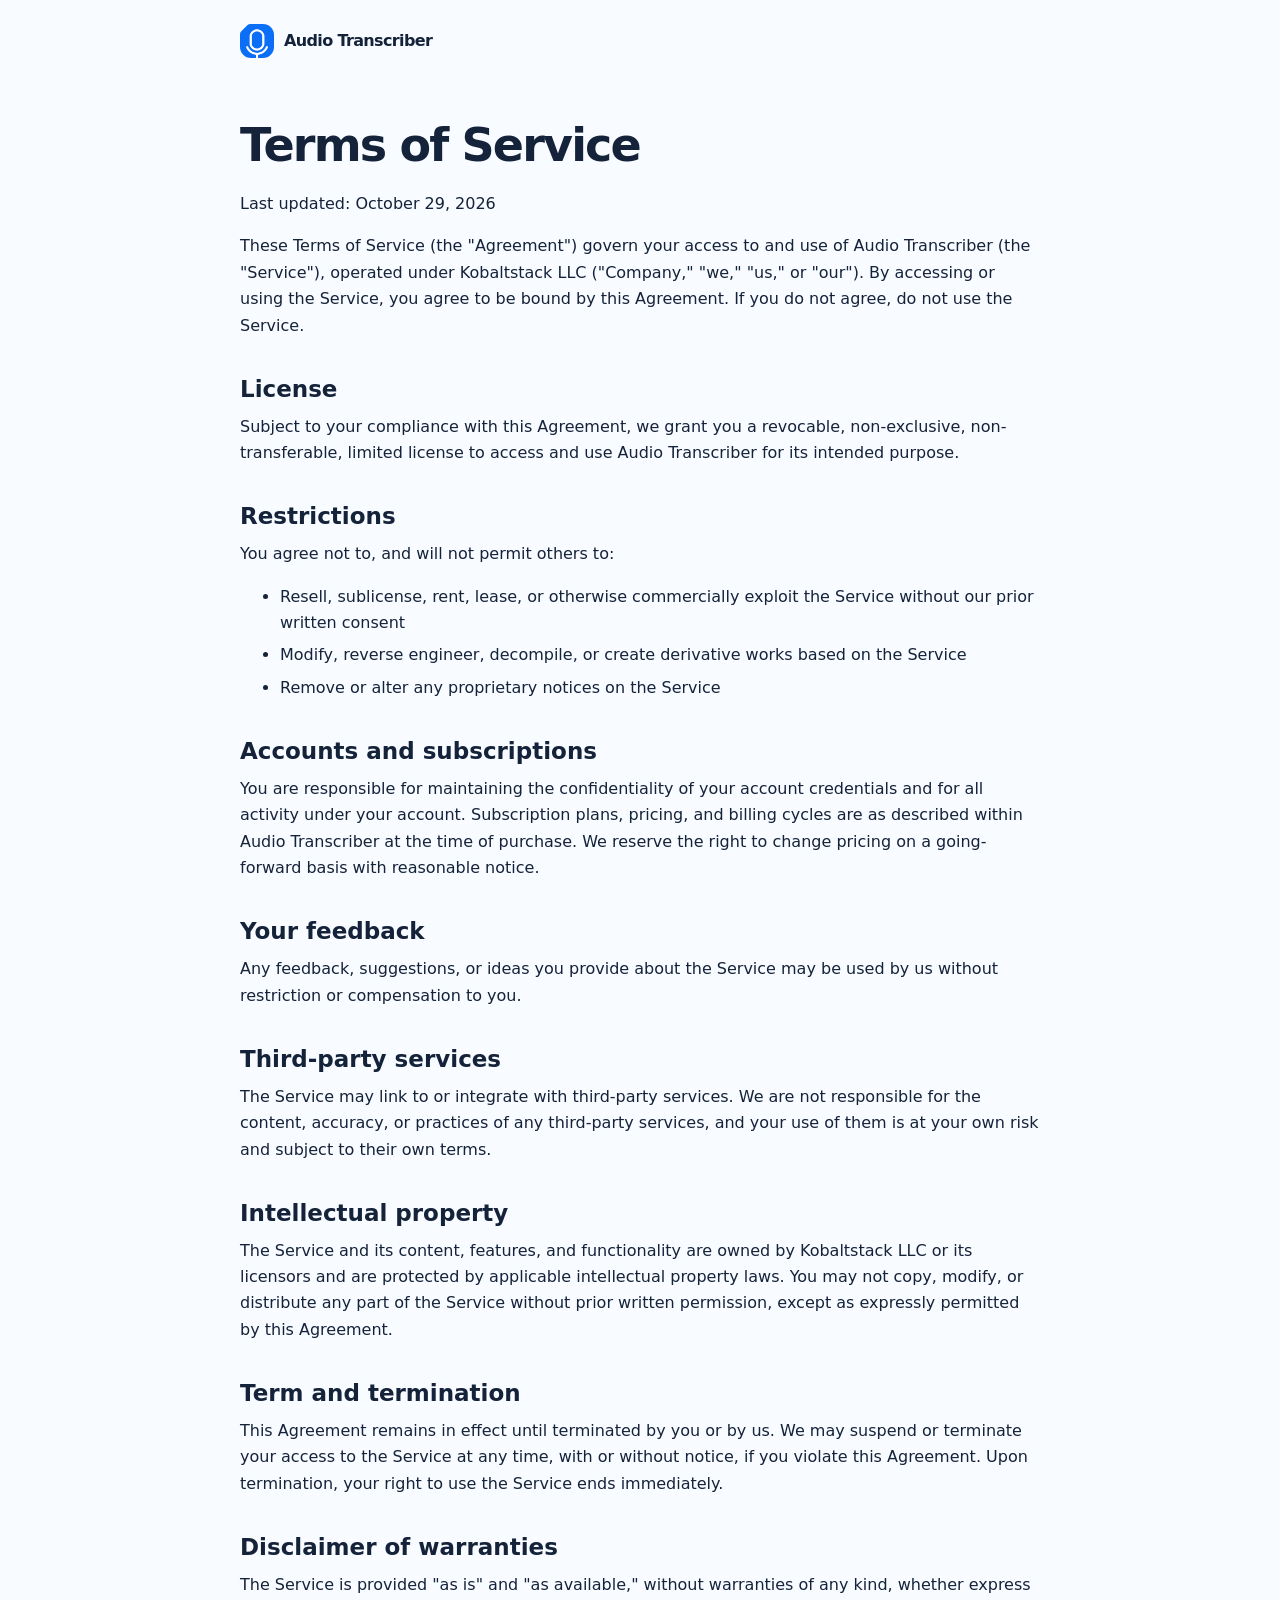
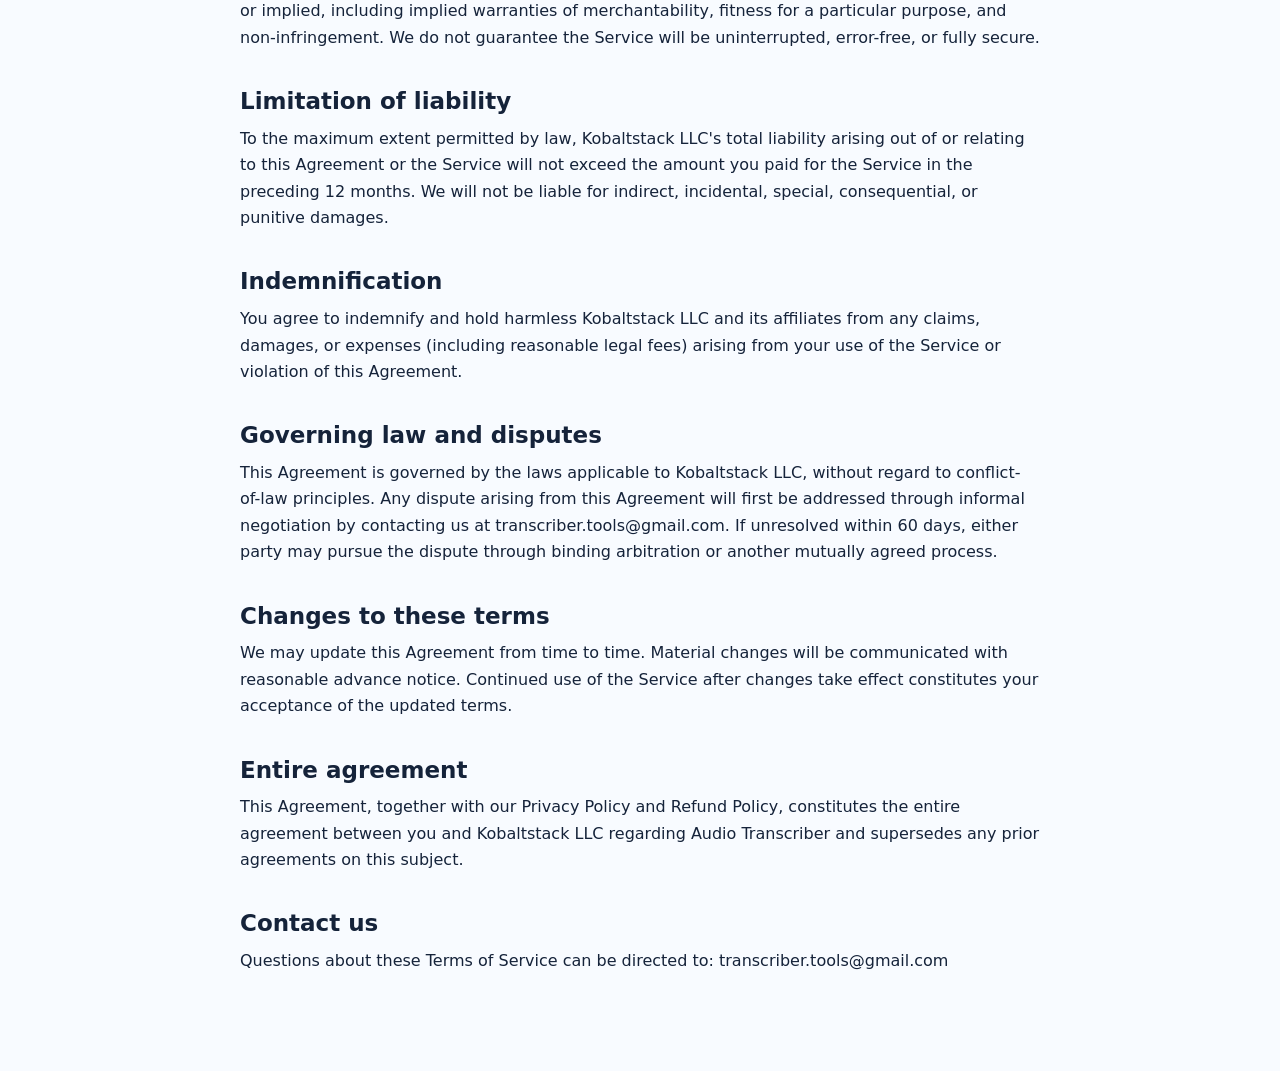
<file: terms-of-service.html>
<!doctype html>
<html lang="en">
<head>
  <meta charset="utf-8">
  <meta name="viewport" content="width=device-width, initial-scale=1">
  <title>Terms of Service — Audio Transcriber</title>
  <link rel="stylesheet" href="legal.css">
</head>
<body>
  <header><a class="brand" href="index-en.html"><img src="minimal_128.png" alt="">Audio Transcriber</a></header>
  <main>
<h1>Terms of Service</h1>
<p>Last updated: October 29, 2026</p>
<p>These Terms of Service (the &quot;Agreement&quot;) govern your access to and use of Audio Transcriber (the &quot;Service&quot;), operated under Kobaltstack LLC (&quot;Company,&quot; &quot;we,&quot; &quot;us,&quot; or &quot;our&quot;). By accessing or using the Service, you agree to be bound by this Agreement. If you do not agree, do not use the Service.</p>
<h2>License</h2>
<p>Subject to your compliance with this Agreement, we grant you a revocable, non-exclusive, non-transferable, limited license to access and use Audio Transcriber for its intended purpose.</p>
<h2>Restrictions</h2>
<p>You agree not to, and will not permit others to:</p>
<ul><li>Resell, sublicense, rent, lease, or otherwise commercially exploit the Service without our prior written consent</li>
<li>Modify, reverse engineer, decompile, or create derivative works based on the Service</li>
<li>Remove or alter any proprietary notices on the Service</li>
</ul>
<h2>Accounts and subscriptions</h2>
<p>You are responsible for maintaining the confidentiality of your account credentials and for all activity under your account. Subscription plans, pricing, and billing cycles are as described within Audio Transcriber at the time of purchase. We reserve the right to change pricing on a going-forward basis with reasonable notice.</p>
<h2>Your feedback</h2>
<p>Any feedback, suggestions, or ideas you provide about the Service may be used by us without restriction or compensation to you.</p>
<h2>Third-party services</h2>
<p>The Service may link to or integrate with third-party services. We are not responsible for the content, accuracy, or practices of any third-party services, and your use of them is at your own risk and subject to their own terms.</p>
<h2>Intellectual property</h2>
<p>The Service and its content, features, and functionality are owned by Kobaltstack LLC or its licensors and are protected by applicable intellectual property laws. You may not copy, modify, or distribute any part of the Service without prior written permission, except as expressly permitted by this Agreement.</p>
<h2>Term and termination</h2>
<p>This Agreement remains in effect until terminated by you or by us. We may suspend or terminate your access to the Service at any time, with or without notice, if you violate this Agreement. Upon termination, your right to use the Service ends immediately.</p>
<h2>Disclaimer of warranties</h2>
<p>The Service is provided &quot;as is&quot; and &quot;as available,&quot; without warranties of any kind, whether express or implied, including implied warranties of merchantability, fitness for a particular purpose, and non-infringement. We do not guarantee the Service will be uninterrupted, error-free, or fully secure.</p>
<h2>Limitation of liability</h2>
<p>To the maximum extent permitted by law, Kobaltstack LLC&#x27;s total liability arising out of or relating to this Agreement or the Service will not exceed the amount you paid for the Service in the preceding 12 months. We will not be liable for indirect, incidental, special, consequential, or punitive damages.</p>
<h2>Indemnification</h2>
<p>You agree to indemnify and hold harmless Kobaltstack LLC and its affiliates from any claims, damages, or expenses (including reasonable legal fees) arising from your use of the Service or violation of this Agreement.</p>
<h2>Governing law and disputes</h2>
<p>This Agreement is governed by the laws applicable to Kobaltstack LLC, without regard to conflict-of-law principles. Any dispute arising from this Agreement will first be addressed through informal negotiation by contacting us at transcriber.tools@gmail.com. If unresolved within 60 days, either party may pursue the dispute through binding arbitration or another mutually agreed process.</p>
<h2>Changes to these terms</h2>
<p>We may update this Agreement from time to time. Material changes will be communicated with reasonable advance notice. Continued use of the Service after changes take effect constitutes your acceptance of the updated terms.</p>
<h2>Entire agreement</h2>
<p>This Agreement, together with our Privacy Policy and Refund Policy, constitutes the entire agreement between you and Kobaltstack LLC regarding Audio Transcriber and supersedes any prior agreements on this subject.</p>
<h2>Contact us</h2>
<p>Questions about these Terms of Service can be directed to: transcriber.tools@gmail.com</p>
  </main>
</body>
</html>
</file>
<file: legal.css>
:root { color-scheme: light; }
* { box-sizing: border-box; }
body { margin: 0; background: #f8fbff; color: #15233a; font: 16px/1.65 Inter, ui-sans-serif, system-ui, -apple-system, BlinkMacSystemFont, "Segoe UI", sans-serif; }
header, main { width: min(800px, calc(100% - 40px)); margin: auto; }
header { padding: 24px 0; }
.brand { display: inline-flex; align-items: center; gap: 10px; color: inherit; font-weight: 800; letter-spacing: -.04em; text-decoration: none; }
.brand img { width: 34px; height: 34px; border-radius: 11px; }
main { padding: 30px 0 80px; overflow-wrap: break-word; }
h1 { margin: 0 0 20px; font-size: clamp(32px, 5vw, 46px); line-height: 1.1; letter-spacing: -.04em; }
h2 { margin: 36px 0 10px; font-size: 23px; line-height: 1.25; }
h3 { margin: 24px 0 8px; font-size: 18px; }
p { margin: 0 0 16px; }
li { margin-bottom: 6px; }
</file>
